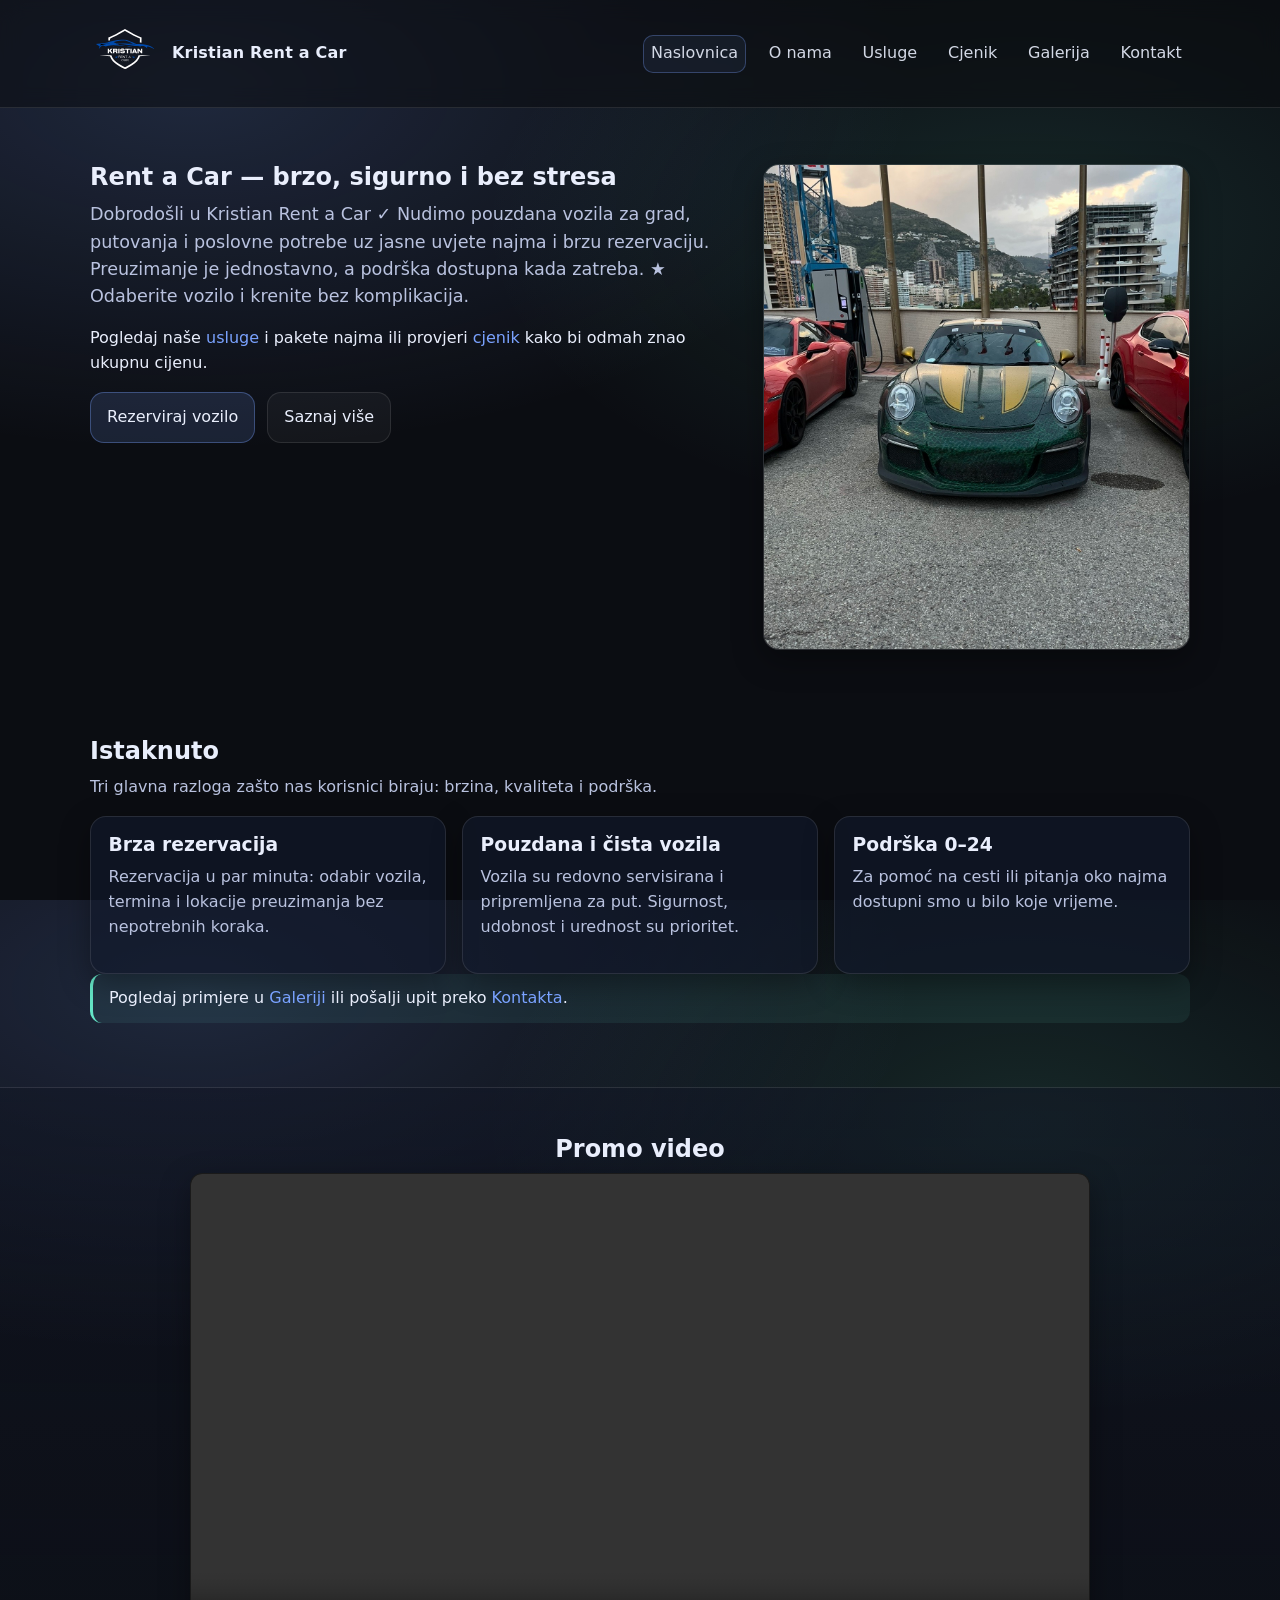
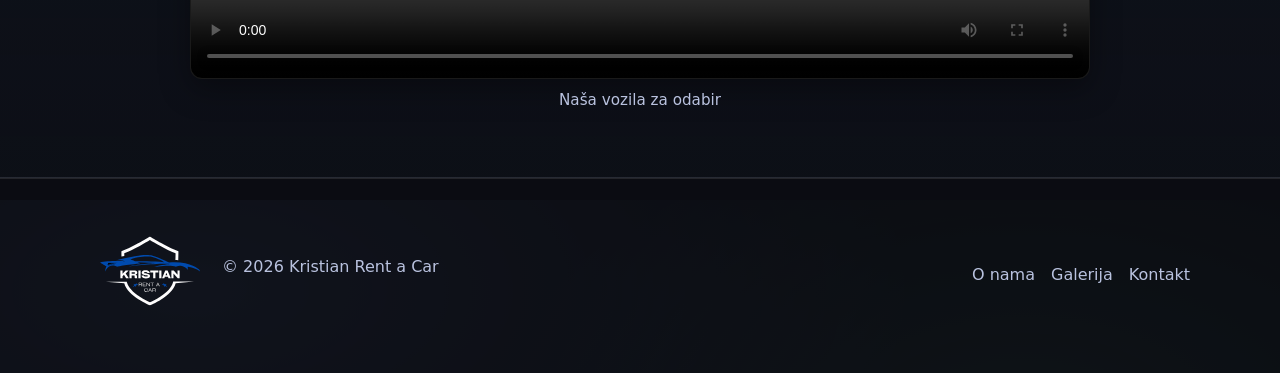
<file: index.html>
<!doctype html>
<html lang="hr">
<head>
  <meta charset="utf-8" />
  <meta name="viewport" content="width=device-width, initial-scale=1" />
  <title>Kristian Paradžiković — Rent a Car</title>
  <meta name="description" content="Responzivno web-sjedište (završni ispit) — Rent a Car naslovnica." />
  <link rel="stylesheet" href="Kristian_Paradzikovic_style.css" />
</head>

<body>
  <header class="site-header">
    <div class="container header-inner">
      <a class="brand" href="index.html" aria-label="Povratak na naslovnicu">
        <img class="brand-logo" src="logo.svg" alt="Logo Rent a Car" />
        <span class="brand-text">Kristian Rent a Car</span>
      </a>

      <button class="nav-toggle" type="button" aria-expanded="false" aria-controls="primary-nav">
        <span class="sr-only">Otvori izbornik</span>
        <span class="burger" aria-hidden="true"></span>
      </button>

      <nav id="primary-nav" class="nav" aria-label="Glavna navigacija">
        <a class="nav-link active" href="index.html">Naslovnica</a>
        <a class="nav-link" href="Kristian_Paradzikovic_onama.html">O nama</a>
        <a class="nav-link" href="Kristian_Paradzikovic_usluge.html">Usluge</a>
        <a class="nav-link" href="Kristian_Paradzikovic_cjenik.html">Cjenik</a>
        <a class="nav-link" href="Kristian_Paradzikovic_galerija.html">Galerija</a>
        <a class="nav-link" href="Kristian_Paradzikovic_kontakt.html">Kontakt</a>
      </nav>
    </div>
  </header>

  <main>
    <section class="hero">
      <div class="container hero-inner">
        <div class="hero-copy">
          <h1>Rent a Car — brzo, sigurno i bez stresa</h1>
          <p class="lead">
            Dobrodošli u Kristian Rent a Car ✓ Nudimo pouzdana vozila za grad, putovanja i poslovne potrebe uz jasne uvjete najma i brzu rezervaciju.
            Preuzimanje je jednostavno, a podrška dostupna kada zatreba. ★ Odaberite vozilo i krenite bez komplikacija.
          </p>

          <p>
            Pogledaj naše <a href="Kristian_Paradzikovic_usluge.html">usluge</a> i pakete najma ili provjeri
            <a href="Kristian_Paradzikovic_cjenik.html">cjenik</a> kako bi odmah znao ukupnu cijenu.
          </p>

          <div class="hero-actions">
            <a class="btn" href="Kristian_Paradzikovic_kontakt.html">Rezerviraj vozilo</a>
            <a class="btn btn-ghost" href="#istaknuto">Saznaj više</a>
          </div>
        </div>

        <div class="hero-media">
          <img src="galerija_city.jpeg" alt="Rent a car vozilo iz ponude" loading="lazy" />
        </div>
      </div>
    </section>

    <section id="istaknuto" class="section">
      <div class="container">
        <h2>Istaknuto</h2>
        <p class="muted">Tri glavna razloga zašto nas korisnici biraju: brzina, kvaliteta i podrška.</p>

        <div class="grid cards">
          <article class="card">
            <h3>Brza rezervacija</h3>
            <p>Rezervacija u par minuta: odabir vozila, termina i lokacije preuzimanja bez nepotrebnih koraka.</p>
          </article>
          <article class="card">
            <h3>Pouzdana i čista vozila</h3>
            <p>Vozila su redovno servisirana i pripremljena za put. Sigurnost, udobnost i urednost su prioritet.</p>
          </article>
          <article class="card">
            <h3>Podrška 0–24</h3>
            <p>Za pomoć na cesti ili pitanja oko najma dostupni smo u bilo koje vrijeme.</p>
          </article>
        </div>

        <p class="note">
          Pogledaj primjere u <a href="Kristian_Paradzikovic_galerija.html">Galeriji</a> ili pošalji upit preko
          <a href="Kristian_Paradzikovic_kontakt.html">Kontakta</a>.
        </p>
      </div>
    </section>

    <section class="section alt">
      <div class="container">
      <h2 class="center-title">Promo video</h2>


        <div class="video-wrap">
          <video controls preload="metadata">
            <source src="promovideo.mp4" type="video/mp4" />
            Tvoj preglednik ne podržava video.
          </video>
        </div>

        <p class="caption">Naša vozila za odabir</p>
      </div>
    </section>
  </main>

  <footer class="site-footer">
    <div class="container footer-inner">
      <div class="footer-brand">
        <img class="footer-logo" src="logo.svg" alt="Logo Rent a Car" />
        <p class="muted">© <span id="year"></span> Kristian Rent a Car</p>
      </div>

      <div class="footer-links">
        <a href="Kristian_Paradzikovic_onama.html">O nama</a>
        <a href="Kristian_Paradzikovic_galerija.html">Galerija</a>
        <a href="Kristian_Paradzikovic_kontakt.html">Kontakt</a>
      </div>
    </div>
  </footer>

  <script>
    const btn = document.querySelector('.nav-toggle');
    const nav = document.querySelector('#primary-nav');
    btn?.addEventListener('click', () => {
      const expanded = btn.getAttribute('aria-expanded') === 'true';
      btn.setAttribute('aria-expanded', String(!expanded));
      nav.classList.toggle('open');
    });
    document.getElementById('year').textContent = new Date().getFullYear();
  </script>
</body>
</html>
</file>
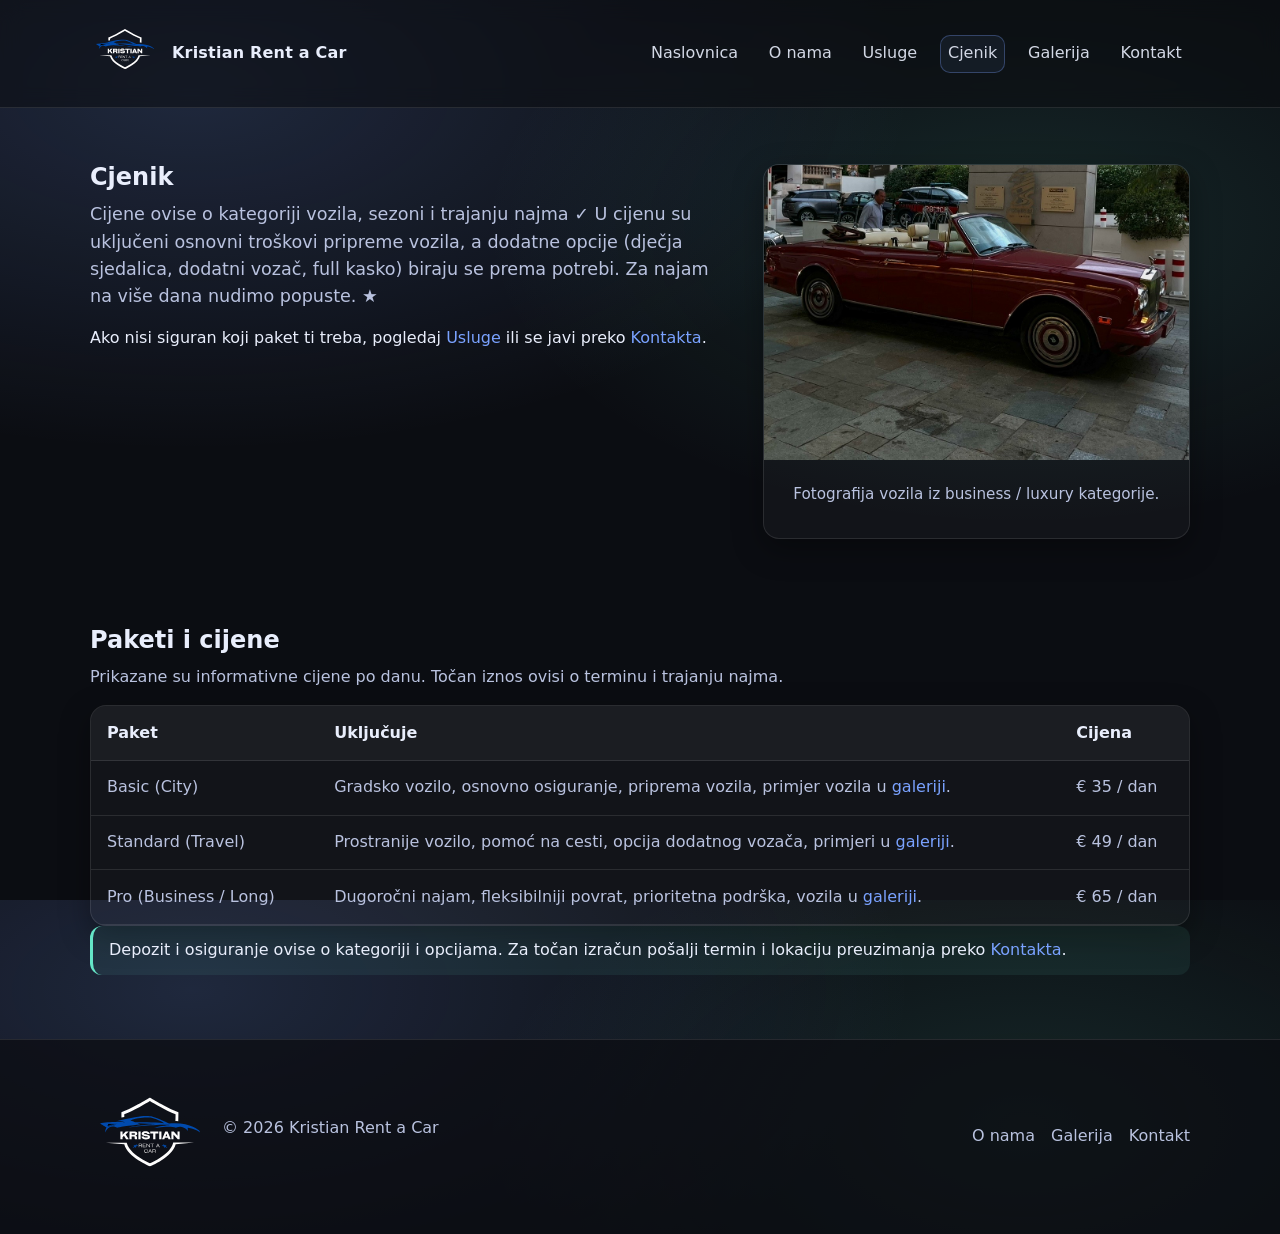
<file: Kristian_Paradzikovic_cjenik.html>
<!doctype html>
<html lang="hr">
<head>
  <meta charset="utf-8" />
  <meta name="viewport" content="width=device-width, initial-scale=1" />
  <title>Cjenik — Kristian Rent a Car</title>
  <meta name="description" content="Cjenik najma vozila — Kristian Rent a Car. Paketi, što je uključeno i napomene o depozitu i osiguranju." />
  <link rel="stylesheet" href="Kristian_Paradzikovic_style.css" />
</head>

<body>
  <header class="site-header">
    <div class="container header-inner">
      <a class="brand" href="index.html">
        <img class="brand-logo" src="logo.svg" alt="Logo Rent a Car" />
        <span class="brand-text">Kristian Rent a Car</span>
      </a>

      <button class="nav-toggle" type="button" aria-expanded="false" aria-controls="primary-nav">
        <span class="sr-only">Otvori izbornik</span>
        <span class="burger" aria-hidden="true"></span>
      </button>

      <nav id="primary-nav" class="nav" aria-label="Glavna navigacija">
        <a class="nav-link" href="index.html">Naslovnica</a>
        <a class="nav-link" href="Kristian_Paradzikovic_onama.html">O nama</a>
        <a class="nav-link" href="Kristian_Paradzikovic_usluge.html">Usluge</a>
        <a class="nav-link active" href="Kristian_Paradzikovic_cjenik.html">Cjenik</a>
        <a class="nav-link" href="Kristian_Paradzikovic_galerija.html">Galerija</a>
        <a class="nav-link" href="Kristian_Paradzikovic_kontakt.html">Kontakt</a>
      </nav>
    </div>
  </header>

  <main>
    <section class="hero">
      <div class="container hero-inner">
        <div class="hero-copy">
          <h1>Cjenik</h1>
          <p class="lead">
            Cijene ovise o kategoriji vozila, sezoni i trajanju najma ✓ U cijenu su uključeni osnovni troškovi pripreme vozila,
            a dodatne opcije (dječja sjedalica, dodatni vozač, full kasko) biraju se prema potrebi.
            Za najam na više dana nudimo popuste. ★
          </p>
          <p>
            Ako nisi siguran koji paket ti treba, pogledaj <a href="Kristian_Paradzikovic_usluge.html">Usluge</a> ili
            se javi preko <a href="Kristian_Paradzikovic_kontakt.html">Kontakta</a>.
          </p>
        </div>

        <div class="hero-media">
          <img src="galerija_luxury.jpeg" alt="Vozilo iz luxury kategorije" loading="lazy" />
          <p class="caption">Fotografija vozila iz business / luxury kategorije.</p>
        </div>
      </div>
    </section>

    <section class="section">
      <div class="container">
        <h2>Paketi i cijene</h2>
        <p class="muted">
          Prikazane su informativne cijene po danu. Točan iznos ovisi o terminu i trajanju najma.
        </p>

        <div class="table-wrap">
          <table class="price-table">
            <thead>
              <tr>
                <th>Paket</th>
                <th>Uključuje</th>
                <th>Cijena</th>
              </tr>
            </thead>
            <tbody>
              <tr>
                <td>Basic (City)</td>
                <td>Gradsko vozilo, osnovno osiguranje, priprema vozila, primjer vozila u <a href="Kristian_Paradzikovic_galerija.html">galeriji</a>.</td>
                <td>€ 35 / dan</td>
              </tr>
              <tr>
                <td>Standard (Travel)</td>
                <td>Prostranije vozilo, pomoć na cesti, opcija dodatnog vozača, primjeri u <a href="Kristian_Paradzikovic_galerija.html">galeriji</a>.</td>
                <td>€ 49 / dan</td>
              </tr>
              <tr>
                <td>Pro (Business / Long)</td>
                <td>Dugoročni najam, fleksibilniji povrat, prioritetna podrška, vozila u <a href="Kristian_Paradzikovic_galerija.html">galeriji</a>.</td>
                <td>€ 65 / dan</td>
              </tr>
            </tbody>
          </table>
        </div>

        <p class="note">
          Depozit i osiguranje ovise o kategoriji i opcijama. Za točan izračun pošalji termin i lokaciju preuzimanja preko
          <a href="Kristian_Paradzikovic_kontakt.html">Kontakta</a>.
        </p>
      </div>
    </section>
  </main>

  <footer class="site-footer">
    <div class="container footer-inner">
      <div class="footer-brand">
        <img class="footer-logo" src="logo.svg" alt="Logo Rent a Car" />
        <p class="muted">© <span id="year"></span> Kristian Rent a Car</p>
      </div>
      <div class="footer-links">
        <a href="Kristian_Paradzikovic_onama.html">O nama</a>
        <a href="Kristian_Paradzikovic_galerija.html">Galerija</a>
        <a href="Kristian_Paradzikovic_kontakt.html">Kontakt</a>
      </div>
    </div>
  </footer>

  <script>
    const btn = document.querySelector('.nav-toggle');
    const nav = document.querySelector('#primary-nav');
    btn?.addEventListener('click', () => {
      const expanded = btn.getAttribute('aria-expanded') === 'true';
      btn.setAttribute('aria-expanded', String(!expanded));
      nav.classList.toggle('open');
    });
    document.getElementById('year').textContent = new Date().getFullYear();
  </script>
</body>
</html>
</file>
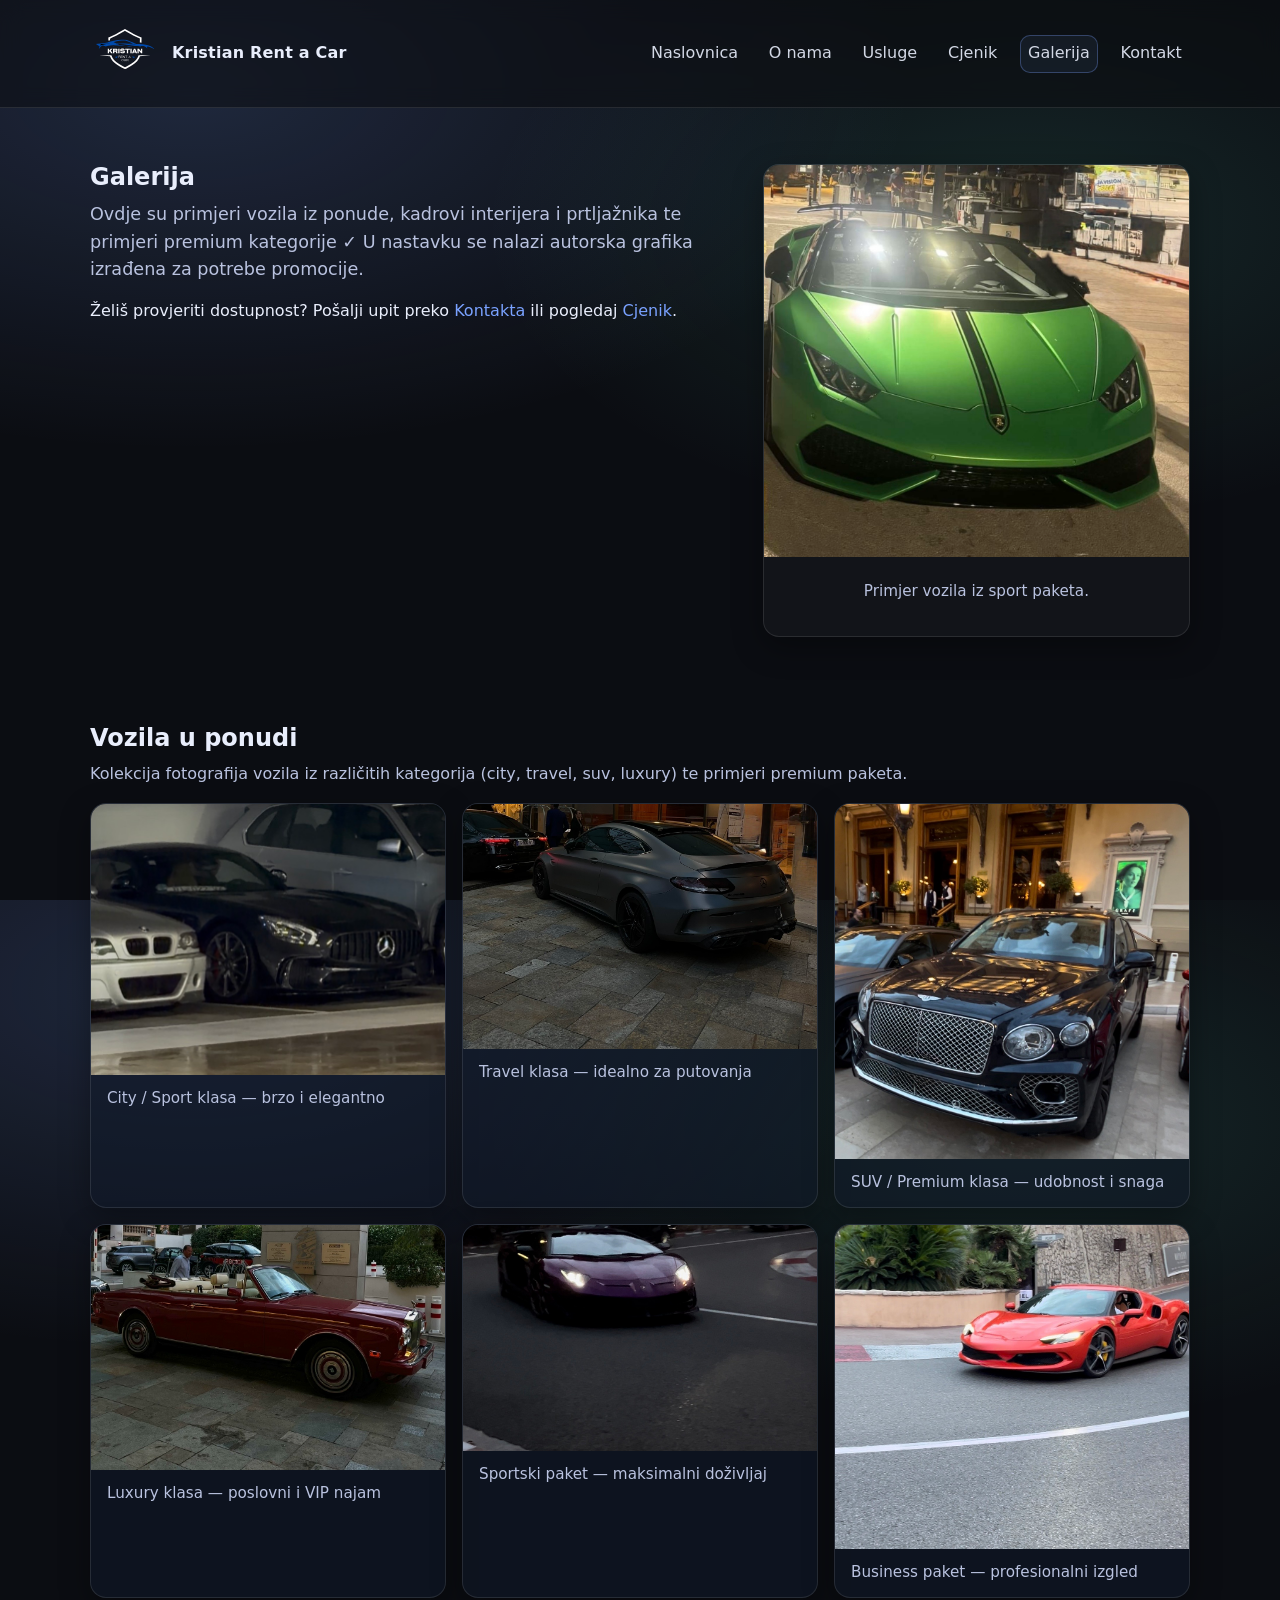
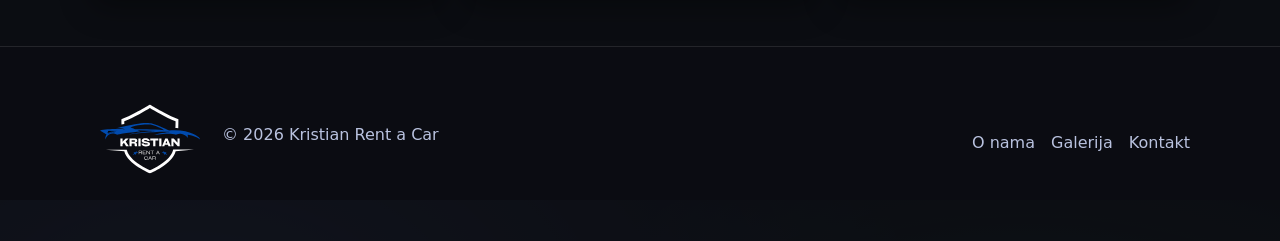
<file: Kristian_Paradzikovic_galerija.html>
<!doctype html>
<html lang="hr">
<head>
  <meta charset="utf-8" />
  <meta name="viewport" content="width=device-width, initial-scale=1" />
  <title>Galerija — Kristian Rent a Car</title>
  <meta name="description" content="Galerija vozila i dodatne opreme — Kristian Rent a Car. Primjeri flote i autorska grafika." />
  <link rel="stylesheet" href="Kristian_Paradzikovic_style.css" />
</head>

<body>
  <header class="site-header">
    <div class="container header-inner">
      <a class="brand" href="index.html">
        <img class="brand-logo" src="logo.svg" alt="Logo Rent a Car" />
        <span class="brand-text">Kristian Rent a Car</span>
      </a>

      <button class="nav-toggle" type="button" aria-expanded="false" aria-controls="primary-nav">
        <span class="sr-only">Otvori izbornik</span>
        <span class="burger" aria-hidden="true"></span>
      </button>

      <nav id="primary-nav" class="nav" aria-label="Glavna navigacija">
        <a class="nav-link" href="index.html">Naslovnica</a>
        <a class="nav-link" href="Kristian_Paradzikovic_onama.html">O nama</a>
        <a class="nav-link" href="Kristian_Paradzikovic_usluge.html">Usluge</a>
        <a class="nav-link" href="Kristian_Paradzikovic_cjenik.html">Cjenik</a>
        <a class="nav-link active" href="Kristian_Paradzikovic_galerija.html">Galerija</a>
        <a class="nav-link" href="Kristian_Paradzikovic_kontakt.html">Kontakt</a>
      </nav>
    </div>
  </header>

  <main>
    <section class="hero">
      <div class="container hero-inner">
        <div class="hero-copy">
          <h1>Galerija</h1>
          <p class="lead">
            Ovdje su primjeri vozila iz ponude, kadrovi interijera i prtljažnika te primjeri premium kategorije ✓
            U nastavku se nalazi autorska grafika izrađena za potrebe promocije.
          </p>
          <p>
            Želiš provjeriti dostupnost? Pošalji upit preko <a href="Kristian_Paradzikovic_kontakt.html">Kontakta</a>
            ili pogledaj <a href="Kristian_Paradzikovic_cjenik.html">Cjenik</a>.
          </p>
        </div>

        <div class="hero-media">
          <img src="galerija_naslovna.jpeg" alt="Vozilo iz ponude" loading="lazy" />
          <p class="caption">Primjer vozila iz sport paketa.</p>
        </div>
      </div>
    </section>

    <section class="section">
      <div class="container">
        <h2>Vozila u ponudi</h2>
        <p class="muted">
          Kolekcija fotografija vozila iz različitih kategorija (city, travel, suv, luxury) te primjeri premium paketa.
        </p>

        <div class="gallery-grid">
          <figure class="gallery-item">
            <img src="galerija.jpeg" alt="Sportski automobil - city klasa" loading="lazy" />
            <figcaption>City / Sport klasa — brzo i elegantno</figcaption>
          </figure>

          <figure class="gallery-item">
            <img src="galerija_travel2.jpeg" alt="Putnički automobil - travel klasa" loading="lazy" />
            <figcaption>Travel klasa — idealno za putovanja</figcaption>
          </figure>

          <figure class="gallery-item">
            <img src="galerija_travel.jpeg" alt="SUV i premium vozilo" loading="lazy" />
            <figcaption>SUV / Premium klasa — udobnost i snaga</figcaption>
          </figure>

          <figure class="gallery-item">
            <img src="galerija_luxury.jpeg" alt="Luksuzni automobil" loading="lazy" />
            <figcaption>Luxury klasa — poslovni i VIP najam</figcaption>
          </figure>

          <figure class="gallery-item">
            <img src="proizvod1.jpeg" alt="Sportski automobil u vožnji" loading="lazy" />
            <figcaption>Sportski paket — maksimalni doživljaj</figcaption>
          </figure>

          <figure class="gallery-item">
            <img src="galerija_suv.jpeg" alt="Business vozilo ispred hotela" loading="lazy" />
            <figcaption>Business paket — profesionalni izgled</figcaption>
          </figure>
        </div>
      </div>
    </section>
</div>

      </div>
    </section>
  </main>

  <footer class="site-footer">
    <div class="container footer-inner">
      <div class="footer-brand">
        <img class="footer-logo" src="logo.svg" alt="Logo Rent a Car" />
        <p class="muted">© <span id="year"></span> Kristian Rent a Car</p>
      </div>
      <div class="footer-links">
        <a href="Kristian_Paradzikovic_onama.html">O nama</a>
        <a href="Kristian_Paradzikovic_galerija.html">Galerija</a>
        <a href="Kristian_Paradzikovic_kontakt.html">Kontakt</a>
      </div>
    </div>
  </footer>

  <script>
    const btn = document.querySelector('.nav-toggle');
    const nav = document.querySelector('#primary-nav');
    btn?.addEventListener('click', () => {
      const expanded = btn.getAttribute('aria-expanded') === 'true';
      btn.setAttribute('aria-expanded', String(!expanded));
      nav.classList.toggle('open');
    });
    document.getElementById('year').textContent = new Date().getFullYear();
  </script>
</body>
</html>
</file>
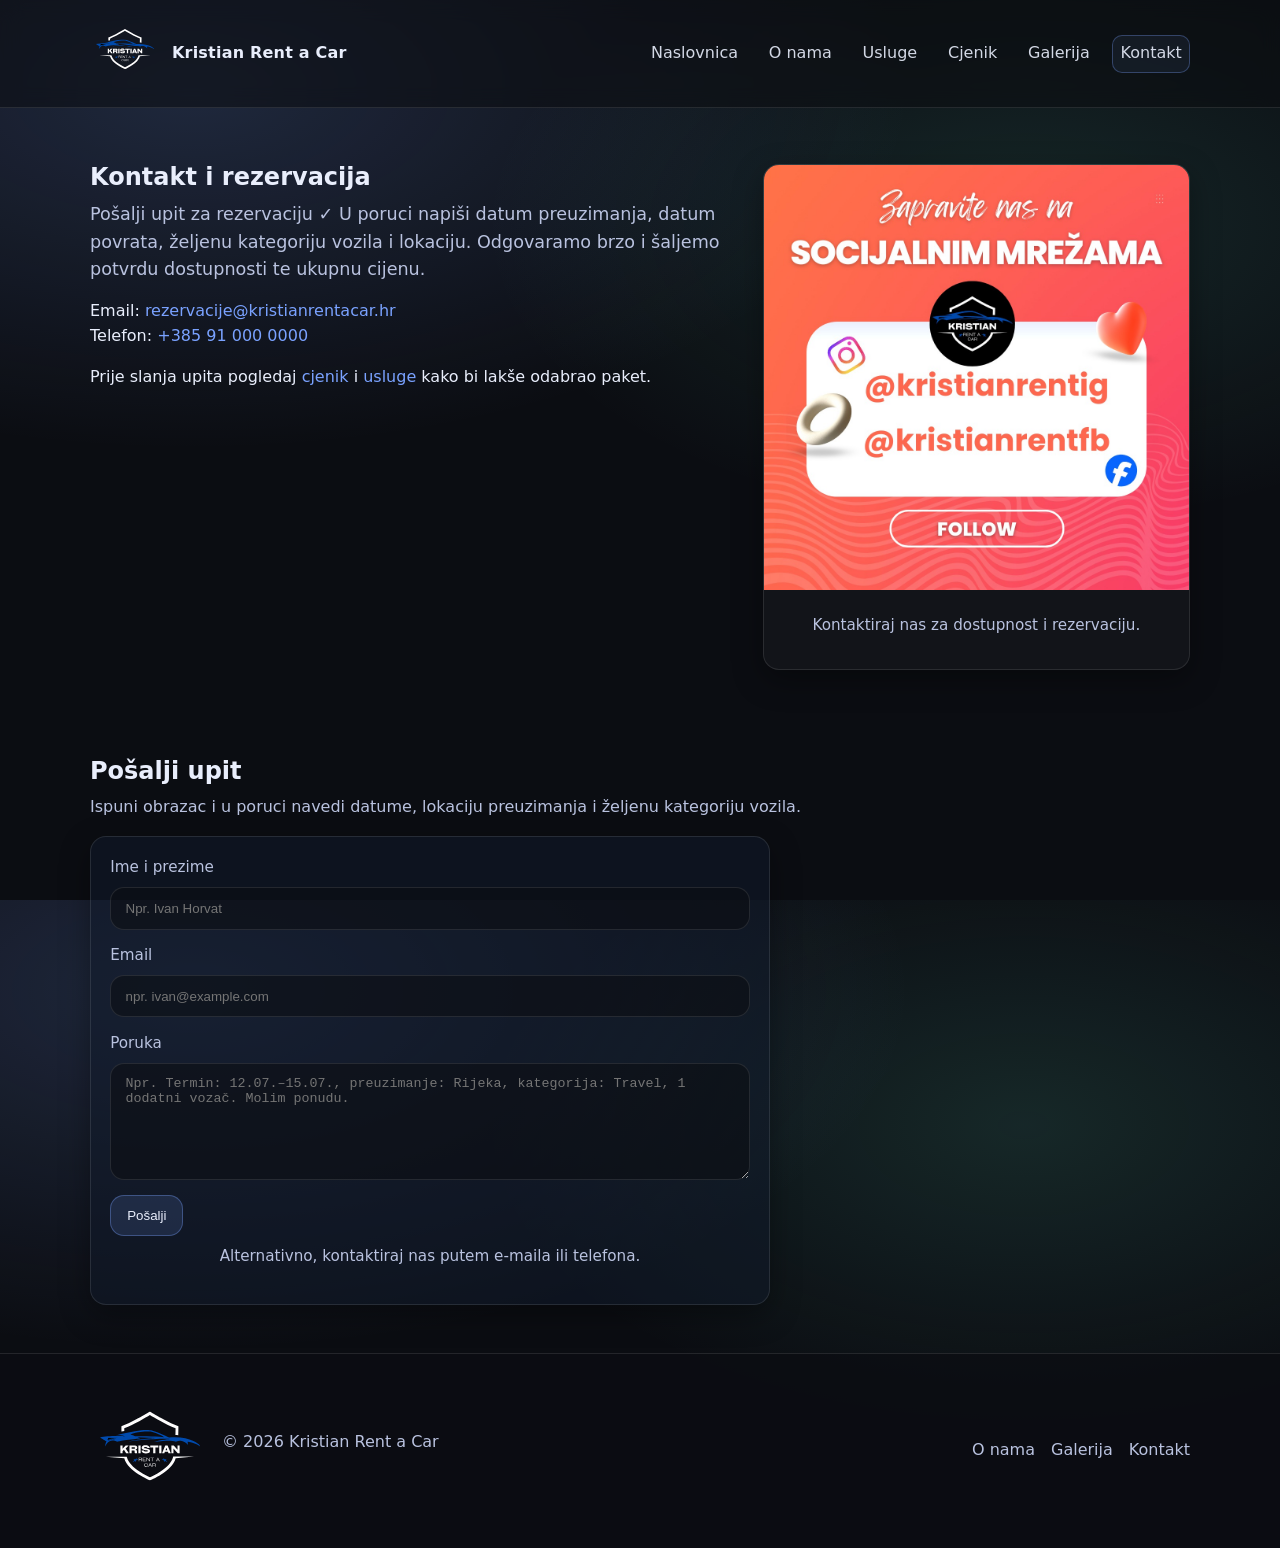
<file: Kristian_Paradzikovic_kontakt.html>
<!doctype html>
<html lang="hr">
<head>
  <meta charset="utf-8" />
  <meta name="viewport" content="width=device-width, initial-scale=1" />
  <title>Kontakt — Kristian Rent a Car</title>
  <meta name="description" content="Kontakt — Kristian Rent a Car. Upit i rezervacija vozila." />
  <link rel="stylesheet" href="Kristian_Paradzikovic_style.css" />
</head>

<body>
  <header class="site-header">
    <div class="container header-inner">
      <a class="brand" href="index.html">
        <img class="brand-logo" src="logo.svg" alt="Logo Rent a Car" />
        <span class="brand-text">Kristian Rent a Car</span>
      </a>

      <button class="nav-toggle" type="button" aria-expanded="false" aria-controls="primary-nav">
        <span class="sr-only">Otvori izbornik</span>
        <span class="burger" aria-hidden="true"></span>
      </button>

      <nav id="primary-nav" class="nav" aria-label="Glavna navigacija">
        <a class="nav-link" href="index.html">Naslovnica</a>
        <a class="nav-link" href="Kristian_Paradzikovic_onama.html">O nama</a>
        <a class="nav-link" href="Kristian_Paradzikovic_usluge.html">Usluge</a>
        <a class="nav-link" href="Kristian_Paradzikovic_cjenik.html">Cjenik</a>
        <a class="nav-link" href="Kristian_Paradzikovic_galerija.html">Galerija</a>
        <a class="nav-link active" href="Kristian_Paradzikovic_kontakt.html">Kontakt</a>
      </nav>
    </div>
  </header>

  <main>
    <section class="hero">
      <div class="container hero-inner">
        <div class="hero-copy">
          <h1>Kontakt i rezervacija</h1>
          <p class="lead">
            Pošalji upit za rezervaciju ✓ U poruci napiši datum preuzimanja, datum povrata, željenu kategoriju vozila i lokaciju.
            Odgovaramo brzo i šaljemo potvrdu dostupnosti te ukupnu cijenu.
          </p>

          <p>
            Email: <a href="mailto:rezervacije@kristianrentacar.hr">rezervacije@kristianrentacar.hr</a><br />
            Telefon: <a href="tel:+385910000000">+385 91 000 0000</a>
          </p>

          <p>
            Prije slanja upita pogledaj <a href="Kristian_Paradzikovic_cjenik.html">cjenik</a> i
            <a href="Kristian_Paradzikovic_usluge.html">usluge</a> kako bi lakše odabrao paket.
          </p>
        </div>

        <div class="hero-media">
          <img src="kontakt.jpeg" alt="Kontakt i rezervacija vozila" loading="lazy" />
          <p class="caption">Kontaktiraj nas za dostupnost i rezervaciju.</p>
        </div>
      </div>
    </section>

    <section class="section">
      <div class="container">
        <h2>Pošalji upit</h2>
        <p class="muted">
          Ispuni obrazac i u poruci navedi datume, lokaciju preuzimanja i željenu kategoriju vozila.
        </p>

        <form class="contact-form" action="#" method="post" novalidate>
          <label class="field">
            <span>Ime i prezime</span>
            <input type="text" name="ime" placeholder="Npr. Ivan Horvat" required />
          </label>

          <label class="field">
            <span>Email</span>
            <input type="email" name="email" placeholder="npr. ivan@example.com" required />
          </label>

          <label class="field">
            <span>Poruka</span>
            <textarea name="poruka" rows="6" placeholder="Npr. Termin: 12.07.–15.07., preuzimanje: Rijeka, kategorija: Travel, 1 dodatni vozač. Molim ponudu." required></textarea>
          </label>

          <button class="btn" type="submit">Pošalji</button>
          <p class="caption">Alternativno, kontaktiraj nas putem e-maila ili telefona.</p>
        </form>
      </div>
    </section>
  </main>

  <footer class="site-footer">
    <div class="container footer-inner">
      <div class="footer-brand">
        <img class="footer-logo" src="logo.svg" alt="Logo Rent a Car" />
        <p class="muted">© <span id="year"></span> Kristian Rent a Car</p>
      </div>
      <div class="footer-links">
        <a href="Kristian_Paradzikovic_onama.html">O nama</a>
        <a href="Kristian_Paradzikovic_galerija.html">Galerija</a>
        <a href="Kristian_Paradzikovic_kontakt.html">Kontakt</a>
      </div>
    </div>
  </footer>

  <script>
    const btn = document.querySelector('.nav-toggle');
    const nav = document.querySelector('#primary-nav');
    btn?.addEventListener('click', () => {
      const expanded = btn.getAttribute('aria-expanded') === 'true';
      btn.setAttribute('aria-expanded', String(!expanded));
      nav.classList.toggle('open');
    });
    document.getElementById('year').textContent = new Date().getFullYear();
  </script>
</body>
</html>
</file>
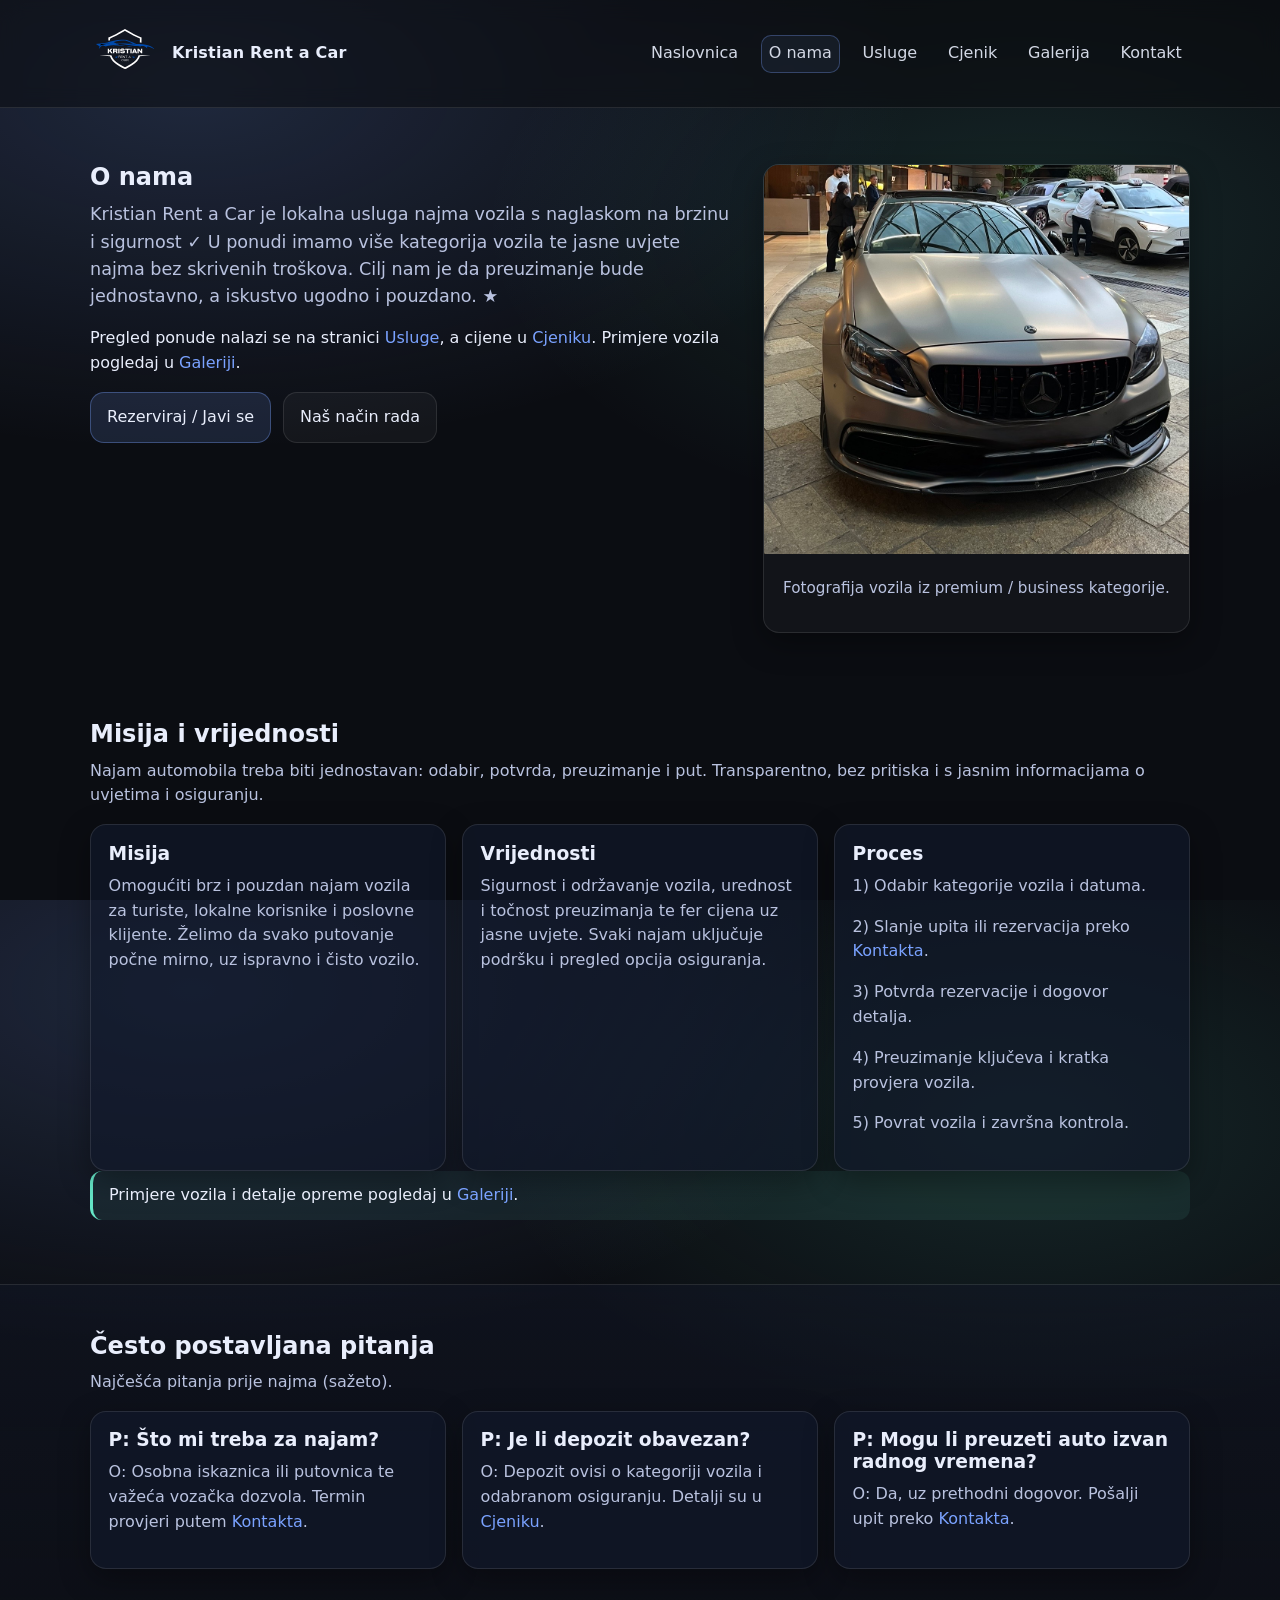
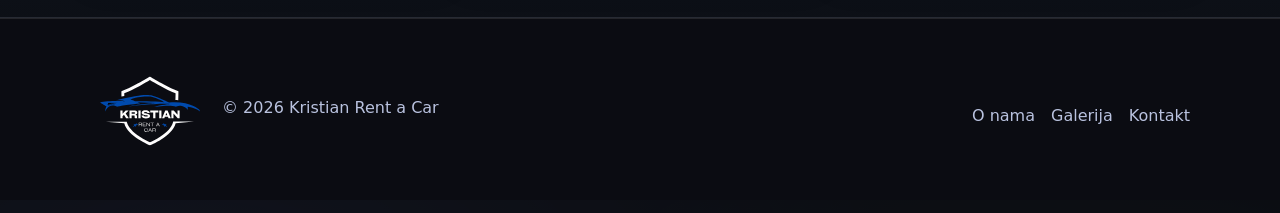
<file: Kristian_Paradzikovic_onama.html>
<!doctype html>
<html lang="hr">
<head>
  <meta charset="utf-8" />
  <meta name="viewport" content="width=device-width, initial-scale=1" />
  <title>O nama — Kristian Rent a Car</title>
  <meta name="description" content="O nama — Kristian Rent a Car. Pouzdan najam vozila s jasnim uvjetima i brzom rezervacijom." />
  <link rel="stylesheet" href="Kristian_Paradzikovic_style.css" />
</head>

<body>
  <header class="site-header">
    <div class="container header-inner">
      <a class="brand" href="index.html" aria-label="Povratak na naslovnicu">
        <img class="brand-logo" src="logo.svg" alt="Logo Rent a Car" />
        <span class="brand-text">Kristian Rent a Car</span>
      </a>

      <button class="nav-toggle" type="button" aria-expanded="false" aria-controls="primary-nav">
        <span class="sr-only">Otvori izbornik</span>
        <span class="burger" aria-hidden="true"></span>
      </button>

      <nav id="primary-nav" class="nav" aria-label="Glavna navigacija">
        <a class="nav-link" href="index.html">Naslovnica</a>
        <a class="nav-link active" href="Kristian_Paradzikovic_onama.html">O nama</a>
        <a class="nav-link" href="Kristian_Paradzikovic_usluge.html">Usluge</a>
        <a class="nav-link" href="Kristian_Paradzikovic_cjenik.html">Cjenik</a>
        <a class="nav-link" href="Kristian_Paradzikovic_galerija.html">Galerija</a>
        <a class="nav-link" href="Kristian_Paradzikovic_kontakt.html">Kontakt</a>
      </nav>
    </div>
  </header>

  <main>
    <section class="hero">
      <div class="container hero-inner">
        <div class="hero-copy">
          <h1>O nama</h1>
          <p class="lead">
            Kristian Rent a Car je lokalna usluga najma vozila s naglaskom na brzinu i sigurnost ✓
            U ponudi imamo više kategorija vozila te jasne uvjete najma bez skrivenih troškova.
            Cilj nam je da preuzimanje bude jednostavno, a iskustvo ugodno i pouzdano. ★
          </p>

          <p>
            Pregled ponude nalazi se na stranici <a href="Kristian_Paradzikovic_usluge.html">Usluge</a>, a cijene u
            <a href="Kristian_Paradzikovic_cjenik.html">Cjeniku</a>. Primjere vozila pogledaj u
            <a href="Kristian_Paradzikovic_galerija.html">Galeriji</a>.
          </p>

          <div class="hero-actions">
            <a class="btn" href="Kristian_Paradzikovic_kontakt.html">Rezerviraj / Javi se</a>
            <a class="btn btn-ghost" href="#tim">Naš način rada</a>
          </div>
        </div>

        <div class="hero-media">
          <img src="proizvod2.jpeg" alt="Vozilo iz rent a car ponude" loading="lazy" />
          <p class="caption">Fotografija vozila iz premium / business kategorije.</p>
        </div>
      </div>
    </section>

    <section id="tim" class="section">
      <div class="container">
        <h2>Misija i vrijednosti</h2>
        <p class="muted">
          Najam automobila treba biti jednostavan: odabir, potvrda, preuzimanje i put.
          Transparentno, bez pritiska i s jasnim informacijama o uvjetima i osiguranju.
        </p>

        <div class="grid cards">
          <article class="card">
            <h3>Misija</h3>
            <p>
              Omogućiti brz i pouzdan najam vozila za turiste, lokalne korisnike i poslovne klijente.
              Želimo da svako putovanje počne mirno, uz ispravno i čisto vozilo.
            </p>
          </article>
          <article class="card">
            <h3>Vrijednosti</h3>
            <p>
              Sigurnost i održavanje vozila, urednost i točnost preuzimanja te fer cijena uz jasne uvjete.
              Svaki najam uključuje podršku i pregled opcija osiguranja.
            </p>
          </article>
          <article class="card">
            <h3>Proces</h3>
            <p>1) Odabir kategorije vozila i datuma.</p>
            <p>2) Slanje upita ili rezervacija preko <a href="Kristian_Paradzikovic_kontakt.html">Kontakta</a>.</p>
            <p>3) Potvrda rezervacije i dogovor detalja.</p>
            <p>4) Preuzimanje ključeva i kratka provjera vozila.</p>
            <p>5) Povrat vozila i završna kontrola.</p>
          </article>
        </div>

        <p class="note">
          Primjere vozila i detalje opreme pogledaj u <a href="Kristian_Paradzikovic_galerija.html">Galeriji</a>.
        </p>
      </div>
    </section>

    <section class="section alt">
      <div class="container">
        <h2>Često postavljana pitanja</h2>
        <p class="muted">Najčešća pitanja prije najma (sažeto).</p>

        <div class="grid cards">
          <article class="card">
            <h3>P: Što mi treba za najam?</h3>
            <p>O: Osobna iskaznica ili putovnica te važeća vozačka dozvola. Termin provjeri putem <a href="Kristian_Paradzikovic_kontakt.html">Kontakta</a>.</p>
          </article>
          <article class="card">
            <h3>P: Je li depozit obavezan?</h3>
            <p>O: Depozit ovisi o kategoriji vozila i odabranom osiguranju. Detalji su u <a href="Kristian_Paradzikovic_cjenik.html">Cjeniku</a>.</p>
          </article>
          <article class="card">
            <h3>P: Mogu li preuzeti auto izvan radnog vremena?</h3>
            <p>O: Da, uz prethodni dogovor. Pošalji upit preko <a href="Kristian_Paradzikovic_kontakt.html">Kontakta</a>.</p>
          </article>
        </div>
      </div>
    </section>
  </main>

  <footer class="site-footer">
    <div class="container footer-inner">
      <div class="footer-brand">
        <img class="footer-logo" src="logo.svg" alt="Logo Rent a Car" />
        <p class="muted">© <span id="year"></span> Kristian Rent a Car</p>
      </div>

      <div class="footer-links">
        <a href="Kristian_Paradzikovic_onama.html">O nama</a>
        <a href="Kristian_Paradzikovic_galerija.html">Galerija</a>
        <a href="Kristian_Paradzikovic_kontakt.html">Kontakt</a>
      </div>
    </div>
  </footer>

  <script>
    const btn = document.querySelector('.nav-toggle');
    const nav = document.querySelector('#primary-nav');
    btn?.addEventListener('click', () => {
      const expanded = btn.getAttribute('aria-expanded') === 'true';
      btn.setAttribute('aria-expanded', String(!expanded));
      nav.classList.toggle('open');
    });
    document.getElementById('year').textContent = new Date().getFullYear();
  </script>
</body>
</html>
</file>
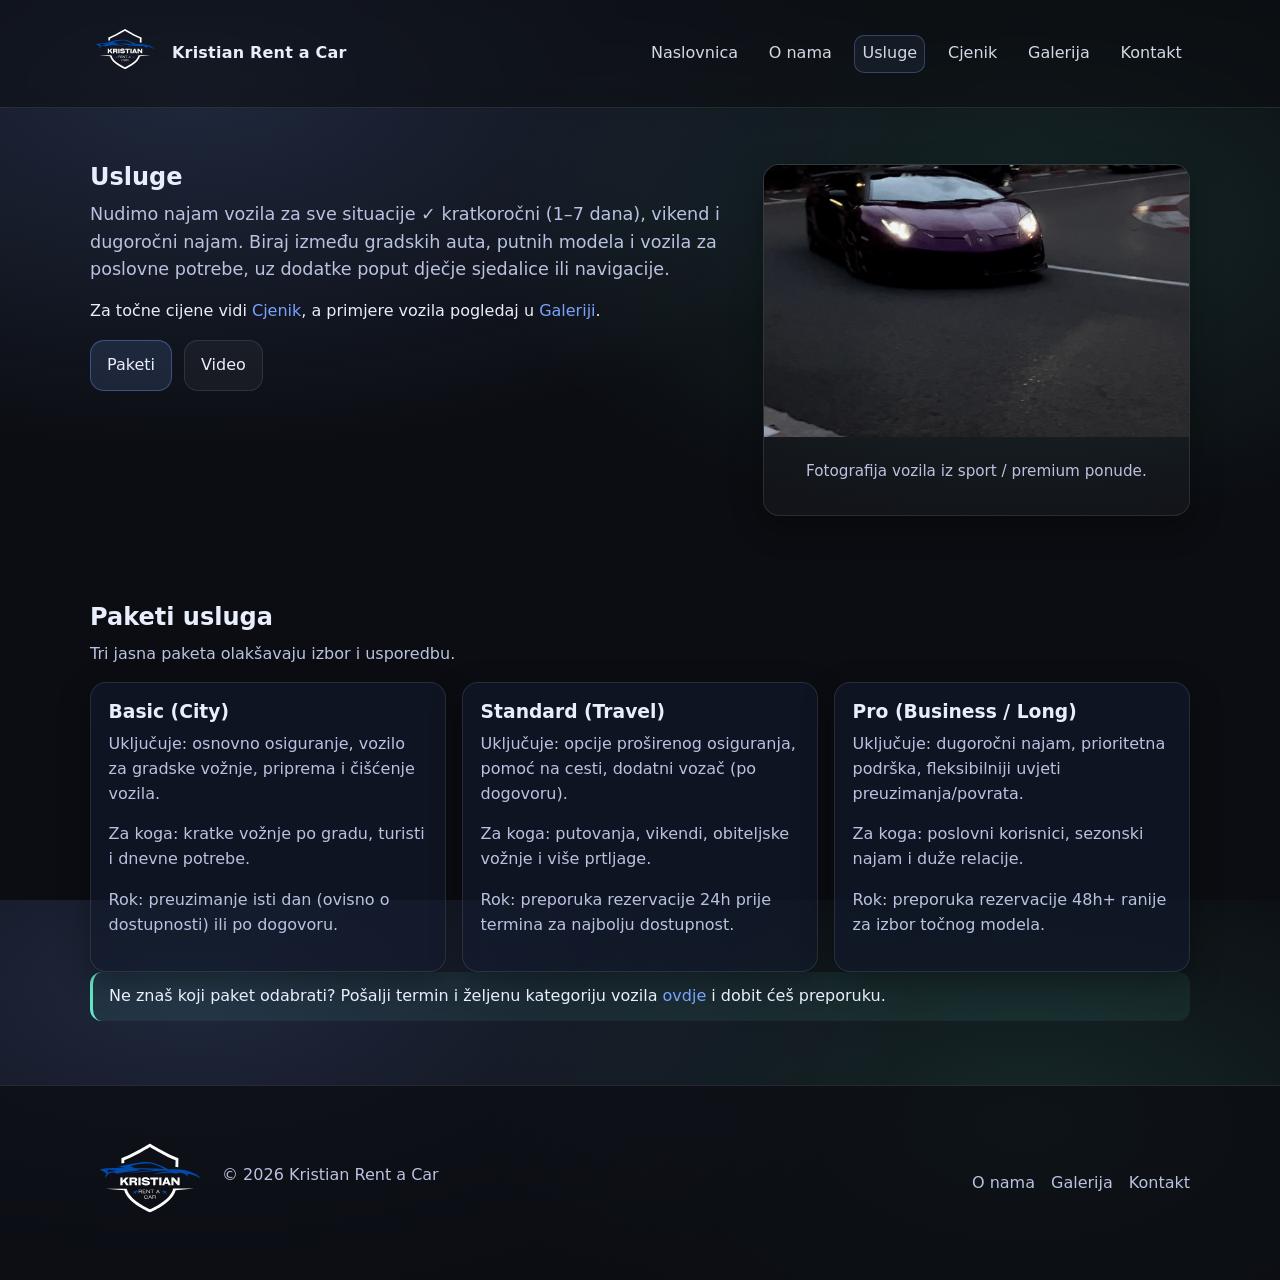
<file: Kristian_Paradzikovic_usluge.html>
<!doctype html>
<html lang="hr">
<head>
  <meta charset="utf-8" />
  <meta name="viewport" content="width=device-width, initial-scale=1" />
  <title>Usluge — Kristian Rent a Car</title>
  <meta name="description" content="Usluge najma vozila — Kristian Rent a Car. Dnevni najam, vikend paketi, dugoročni najam i dodatna oprema." />
  <link rel="stylesheet" href="Kristian_Paradzikovic_style.css" />
</head>

<body>
  <header class="site-header">
    <div class="container header-inner">
      <a class="brand" href="index.html">
        <img class="brand-logo" src="logo.svg" alt="Logo Rent a Car" />
        <span class="brand-text">Kristian Rent a Car</span>
      </a>

      <button class="nav-toggle" type="button" aria-expanded="false" aria-controls="primary-nav">
        <span class="sr-only">Otvori izbornik</span>
        <span class="burger" aria-hidden="true"></span>
      </button>

      <nav id="primary-nav" class="nav" aria-label="Glavna navigacija">
        <a class="nav-link" href="index.html">Naslovnica</a>
        <a class="nav-link" href="Kristian_Paradzikovic_onama.html">O nama</a>
        <a class="nav-link active" href="Kristian_Paradzikovic_usluge.html">Usluge</a>
        <a class="nav-link" href="Kristian_Paradzikovic_cjenik.html">Cjenik</a>
        <a class="nav-link" href="Kristian_Paradzikovic_galerija.html">Galerija</a>
        <a class="nav-link" href="Kristian_Paradzikovic_kontakt.html">Kontakt</a>
      </nav>
    </div>
  </header>

  <main>
    <section class="hero">
      <div class="container hero-inner">
        <div class="hero-copy">
          <h1>Usluge</h1>
          <p class="lead">
            Nudimo najam vozila za sve situacije ✓ kratkoročni (1–7 dana), vikend i dugoročni najam.
            Biraj između gradskih auta, putnih modela i vozila za poslovne potrebe, uz dodatke poput dječje sjedalice ili navigacije.
          </p>

          <p>
            Za točne cijene vidi <a href="Kristian_Paradzikovic_cjenik.html">Cjenik</a>, a primjere vozila pogledaj u
            <a href="Kristian_Paradzikovic_galerija.html">Galeriji</a>.
          </p>

          <div class="hero-actions">
            <a class="btn" href="#paketi">Paketi</a>
            <a class="btn btn-ghost" href="#promo-video">Video</a>
          </div>
        </div>

        <div class="hero-media">
          <img src="proizvod1.jpeg" alt="Vozilo iz rent a car ponude" loading="lazy" />
          <p class="caption">Fotografija vozila iz sport / premium ponude.</p>
        </div>
      </div>
    </section>

    <section id="paketi" class="section">
      <div class="container">
        <h2>Paketi usluga</h2>
        <p class="muted">Tri jasna paketa olakšavaju izbor i usporedbu.</p>

        <div class="grid cards">
          <article class="card">
            <h3>Basic (City)</h3>
            <p>Uključuje: osnovno osiguranje, vozilo za gradske vožnje, priprema i čišćenje vozila.</p>
            <p>Za koga: kratke vožnje po gradu, turisti i dnevne potrebe.</p>
            <p>Rok: preuzimanje isti dan (ovisno o dostupnosti) ili po dogovoru.</p>
          </article>

          <article class="card">
            <h3>Standard (Travel)</h3>
            <p>Uključuje: opcije proširenog osiguranja, pomoć na cesti, dodatni vozač (po dogovoru).</p>
            <p>Za koga: putovanja, vikendi, obiteljske vožnje i više prtljage.</p>
            <p>Rok: preporuka rezervacije 24h prije termina za najbolju dostupnost.</p>
          </article>

          <article class="card">
            <h3>Pro (Business / Long)</h3>
            <p>Uključuje: dugoročni najam, prioritetna podrška, fleksibilniji uvjeti preuzimanja/povrata.</p>
            <p>Za koga: poslovni korisnici, sezonski najam i duže relacije.</p>
            <p>Rok: preporuka rezervacije 48h+ ranije za izbor točnog modela.</p>
          </article>
        </div>

        <p class="note">
          Ne znaš koji paket odabrati? Pošalji termin i željenu kategoriju vozila
          <a href="Kristian_Paradzikovic_kontakt.html">ovdje</a> i dobit ćeš preporuku.
        </p>
      </div>
    </section>
  </main>

  <footer class="site-footer">
    <div class="container footer-inner">
      <div class="footer-brand">
        <img class="footer-logo" src="logo.svg" alt="Logo Rent a Car" />
        <p class="muted">© <span id="year"></span> Kristian Rent a Car</p>
      </div>
      <div class="footer-links">
        <a href="Kristian_Paradzikovic_onama.html">O nama</a>
        <a href="Kristian_Paradzikovic_galerija.html">Galerija</a>
        <a href="Kristian_Paradzikovic_kontakt.html">Kontakt</a>
      </div>
    </div>
  </footer>

  <script>
    const btn = document.querySelector('.nav-toggle');
    const nav = document.querySelector('#primary-nav');
    btn?.addEventListener('click', () => {
      const expanded = btn.getAttribute('aria-expanded') === 'true';
      btn.setAttribute('aria-expanded', String(!expanded));
      nav.classList.toggle('open');
    });
    document.getElementById('year').textContent = new Date().getFullYear();
  </script>
</body>
</html>
</file>
<file: Kristian_Paradzikovic_style.css>
:root{
  --bg: #0b0d12;
  --bg-2:#111625;
  --text:#e9eefc;
  --muted:#b9c2df;
  --card:#121a2b;
  --border: rgba(255,255,255,.10);
  --accent:#7aa2ff;
  --accent-2:#65e6c7;

  --radius: 16px;
  --shadow: 0 10px 30px rgba(0,0,0,.35);

  --container: 1100px;
}

*{ box-sizing:border-box; }
html, body{ height:100%; }
body{
  margin:0;
  font-family: system-ui, -apple-system, Segoe UI, Roboto, Arial, sans-serif;
  background: radial-gradient(1200px 600px at 15% 10%, rgba(122,162,255,.18), transparent 60%),
              radial-gradient(900px 500px at 80% 25%, rgba(101,230,199,.12), transparent 60%),
              var(--bg);
  color: var(--text);
  line-height: 1.55;
}

img{ max-width:100%; display:block; }
a{ color: var(--accent); text-decoration:none; }
a:hover{ text-decoration:underline; }
h1,h2,h3{ line-height:1.15; margin: 0 0 .6rem 0; }
p{ margin: 0 0 1rem 0; }

.container{
  width: min(var(--container), calc(100% - 2rem));
  margin: 0 auto;
}

.muted{ color: var(--muted); }
.caption{ color: var(--muted); font-size: .95rem; margin-top: .6rem; }
.note{
  border-left: 3px solid var(--accent-2);
  padding: .75rem 1rem;
  background: rgba(101,230,199,.08);
  border-radius: 12px;
}

.sr-only{
  position:absolute;
  width:1px; height:1px;
  padding:0; margin:-1px;
  overflow:hidden; clip:rect(0,0,0,0);
  border:0;
}

.site-header{
  position: sticky;
  top: 0;
  z-index: 50;
  backdrop-filter: blur(10px);
  background: rgba(11,13,18,.55);
  border-bottom: 1px solid var(--border);
}

.header-inner{
  display:flex;
  align-items:center;
  justify-content:space-between;
  gap: 1rem;
  padding: .85rem 0;
}

.brand{
  display:flex;
  align-items:center;
  gap:.75rem;
  color: var(--text);
  text-decoration:none;
}
.brand-logo{
  width: 36px;
  height: 36px;
}
.brand-text{
  font-weight: 700;
  letter-spacing: .2px;
}

.nav{
  display:flex;
  align-items:center;
  gap: .9rem;
}
.nav-link{
  color: var(--text);
  opacity: .9;
  padding: .35rem .45rem;
  border-radius: 10px;
  border: 1px solid transparent;
}
.nav-link:hover{
  opacity: 1;
  text-decoration:none;
  border-color: var(--border);
  background: rgba(255,255,255,.04);
}
.nav-link.active{
  border-color: rgba(122,162,255,.35);
  background: rgba(122,162,255,.08);
}

.nav-toggle{
  display:none;
  background: transparent;
  border: 1px solid var(--border);
  border-radius: 12px;
  padding: .55rem .65rem;
  cursor: pointer;
}
.burger{
  display:block;
  width: 22px;
  height: 2px;
  background: var(--text);
  position: relative;
}
.burger::before,
.burger::after{
  content:"";
  position:absolute;
  left:0;
  width: 22px;
  height: 2px;
  background: var(--text);
}
.burger::before{ top:-7px; }
.burger::after{ top:7px; }

.section{ padding: 3rem 0; }
.section.alt{
  background: linear-gradient(180deg, rgba(17,22,37,.55), rgba(17,22,37,.25));
  border-top: 1px solid var(--border);
  border-bottom: 1px solid var(--border);
}

.badge{
  display:inline-block;
  padding: .35rem .6rem;
  border-radius: 999px;
  border: 1px solid var(--border);
  background: rgba(255,255,255,.04);
  color: var(--muted);
  margin-bottom: .9rem;
}

.hero{ padding: 3.5rem 0 2.5rem; }
.hero-inner{
  display:grid;
  grid-template-columns: 1.2fr .8fr;
  gap: 2rem;
  align-items: start;
}
.lead{ font-size: 1.1rem; color: var(--muted); }

.hero-media{
  background: rgba(255,255,255,.03);
  border: 1px solid var(--border);
  border-radius: var(--radius);
  overflow:hidden;
  box-shadow: var(--shadow);
}
.hero-media img{
  width: 100%;
  height: auto;
}
.hero-media .caption{ padding: .85rem 1rem 1rem; }

.hero-actions{
  display:flex;
  gap: .75rem;
  flex-wrap: wrap;
  margin-top: 1rem;
}
.btn{
  display:inline-block;
  padding: .75rem 1rem;
  border-radius: 14px;
  border: 1px solid rgba(122,162,255,.35);
  background: rgba(122,162,255,.14);
  color: var(--text);
  text-decoration:none;
}
.btn:hover{ text-decoration:none; background: rgba(122,162,255,.22); }
.btn-ghost{
  border-color: var(--border);
  background: rgba(255,255,255,.04);
}

.grid{ display:grid; gap: 1rem; }
.cards{ grid-template-columns: repeat(3, 1fr); }
.card{
  background: rgba(18,26,43,.65);
  border: 1px solid var(--border);
  border-radius: var(--radius);
  padding: 1.1rem;
  box-shadow: var(--shadow);
}
.card p{ color: var(--muted); }

.video-wrap{
  border-radius: var(--radius);
  border: 1px solid var(--border);
  overflow:hidden;
  box-shadow: var(--shadow);
  background: rgba(0,0,0,.25);
}
video{ width:100%; height:auto; display:block; }

.site-footer{
  padding: 2rem 0;
  border-top: 1px solid var(--border);
  background: rgba(11,13,18,.75);
}
.footer-inner{
  display:flex;
  align-items:center;
  justify-content:space-between;
  gap: 1rem;
  flex-wrap: wrap;
}
.footer-logo{ width: 28px; height: 28px; }
.footer-brand{
  display:flex;
  align-items:center;
  gap: .75rem;
}
.footer-links{
  display:flex;
  gap: 1rem;
  flex-wrap: wrap;
}
.footer-links a{ color: var(--muted); }
.footer-links a:hover{ color: var(--text); text-decoration:none; }

@media (max-width: 768px){
  .hero-inner{ grid-template-columns: 1fr; }
  .cards{ grid-template-columns: 1fr; }

  .nav-toggle{ display:inline-flex; align-items:center; justify-content:center; }

  .nav{
    position: absolute;
    top: 64px;
    right: 1rem;
    left: 1rem;
    display: none;
    flex-direction: column;
    align-items: stretch;
    gap: .35rem;
    padding: .75rem;
    border-radius: 16px;
    border: 1px solid var(--border);
    background: rgba(11,13,18,.92);
    box-shadow: var(--shadow);
  }
  .nav.open{ display:flex; }

  .nav-link{ padding: .65rem .75rem; }
}

.table-wrap{
  overflow-x: auto;
  border: 1px solid var(--border);
  border-radius: var(--radius);
  background: rgba(255,255,255,.03);
  box-shadow: var(--shadow);
}

.price-table{
  width: 100%;
  border-collapse: collapse;
  min-width: 620px;
}

.price-table th,
.price-table td{
  padding: .9rem 1rem;
  border-bottom: 1px solid var(--border);
  text-align: left;
}

.price-table th{
  color: var(--text);
  background: rgba(255,255,255,.04);
  font-weight: 700;
}

.price-table td{
  color: var(--muted);
}

.gallery-grid{
  display: grid;
  grid-template-columns: repeat(3, 1fr);
  gap: 1rem;
}

.gallery-item{
  margin: 0;
  border-radius: var(--radius);
  overflow: hidden;
  border: 1px solid var(--border);
  background: rgba(18,26,43,.55);
  box-shadow: var(--shadow);
}

.gallery-item img{
  width: 100%;
  height: auto;
}

.gallery-item figcaption{
  padding: .75rem 1rem;
  color: var(--muted);
  font-size: .95rem;
}

@media (max-width: 768px){
  .gallery-grid{ grid-template-columns: 1fr; }
}

.contact-form{
  max-width: 680px;
  border: 1px solid var(--border);
  background: rgba(18,26,43,.55);
  border-radius: var(--radius);
  padding: 1.2rem;
  box-shadow: var(--shadow);
}

.field{
  display: grid;
  gap: .45rem;
  margin-bottom: .9rem;
}

.field span{ color: var(--muted); font-size: .95rem; }

input, textarea{
  width: 100%;
  padding: .8rem .9rem;
  border-radius: 14px;
  border: 1px solid var(--border);
  background: rgba(11,13,18,.55);
  color: var(--text);
  outline: none;
}

input:focus, textarea:focus{
  border-color: rgba(122,162,255,.45);
  box-shadow: 0 0 0 4px rgba(122,162,255,.12);
}

.footer-logo {
  height: 120px;
  width: auto;
  margin-bottom: 10px;
}

.brand-logo {
  height: 70px;
  width: auto;
  margin-bottom: 10px;
}

.video-wrap {
  width: 100%;
  max-width: 900px;
  margin: 0 auto;
  aspect-ratio: 16 / 9;
  background: #000;
  border-radius: 12px;
  overflow: hidden;
}

.video-wrap video {
  width: 100%;
  height: 100%;
  object-fit: contain;
  display: block;
}

.center-title {
  text-align: center;
}

.caption{

  text-align:center;
}
</file>
